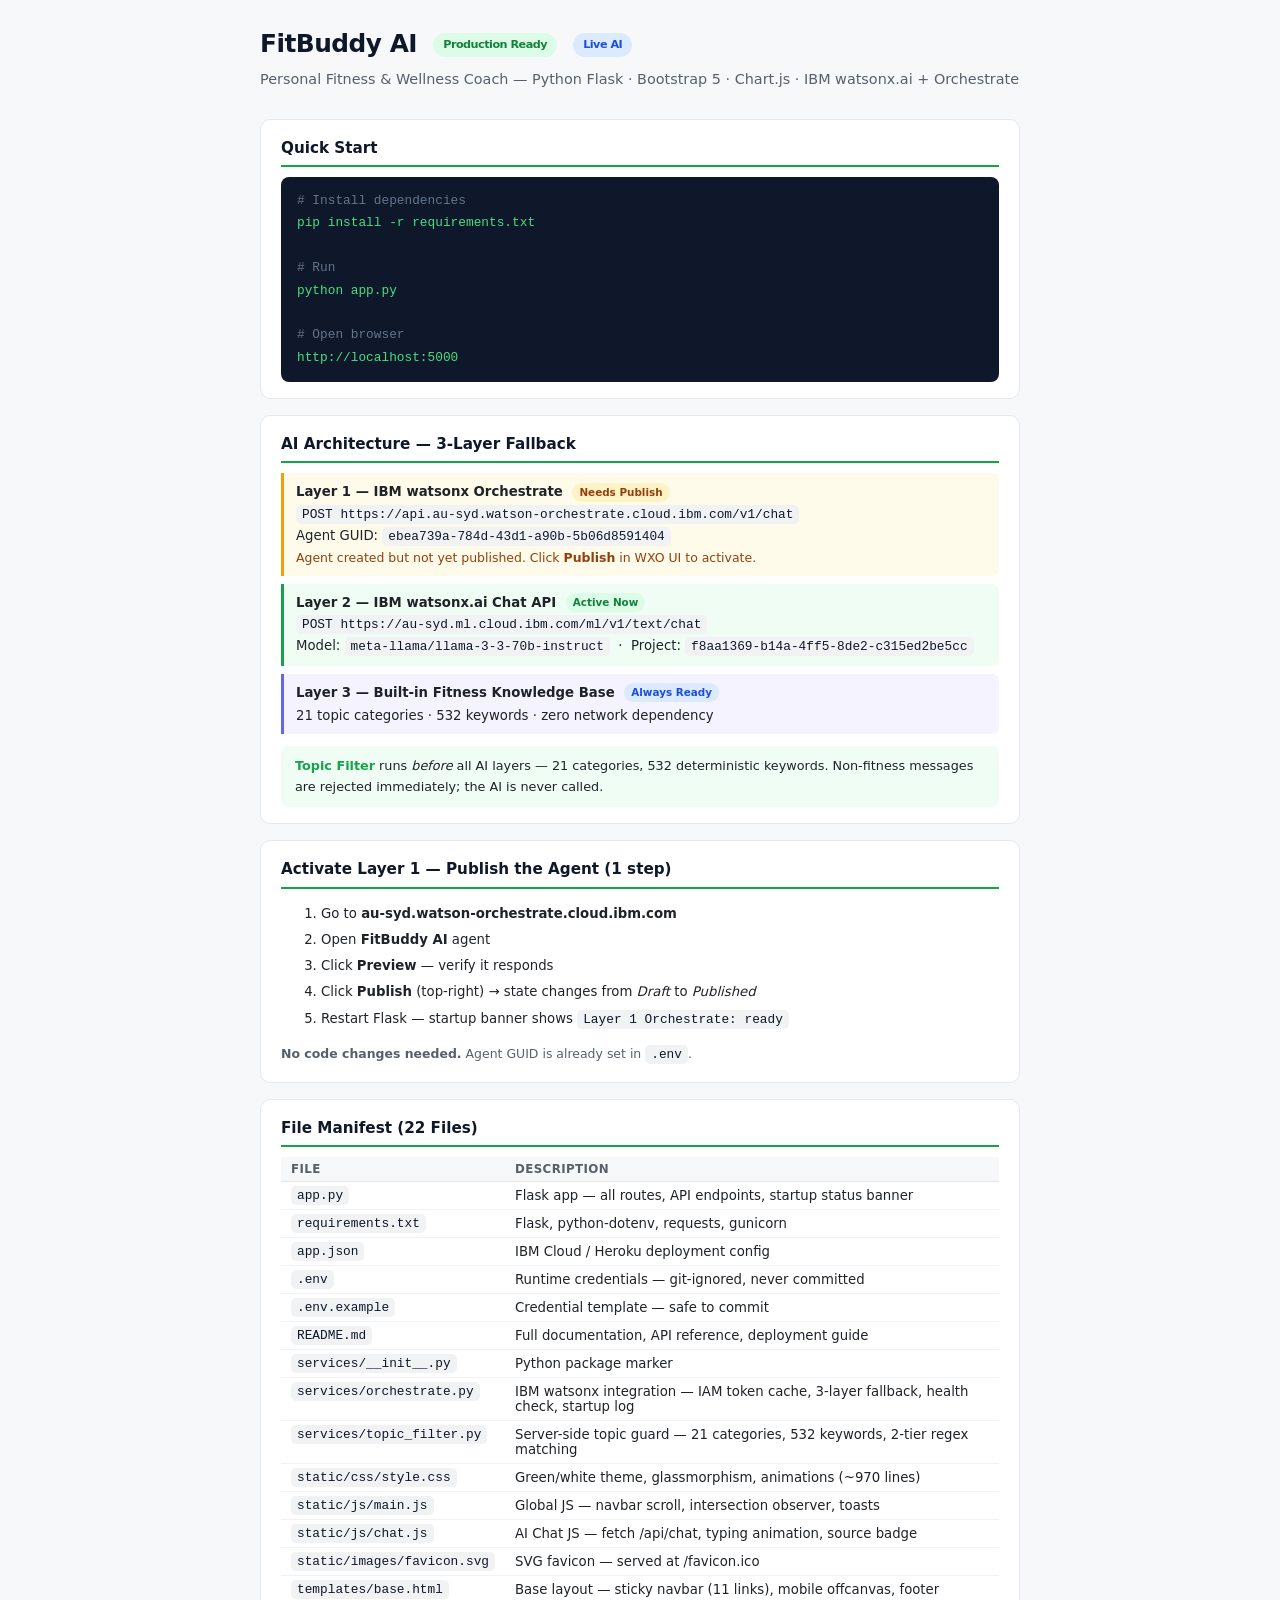
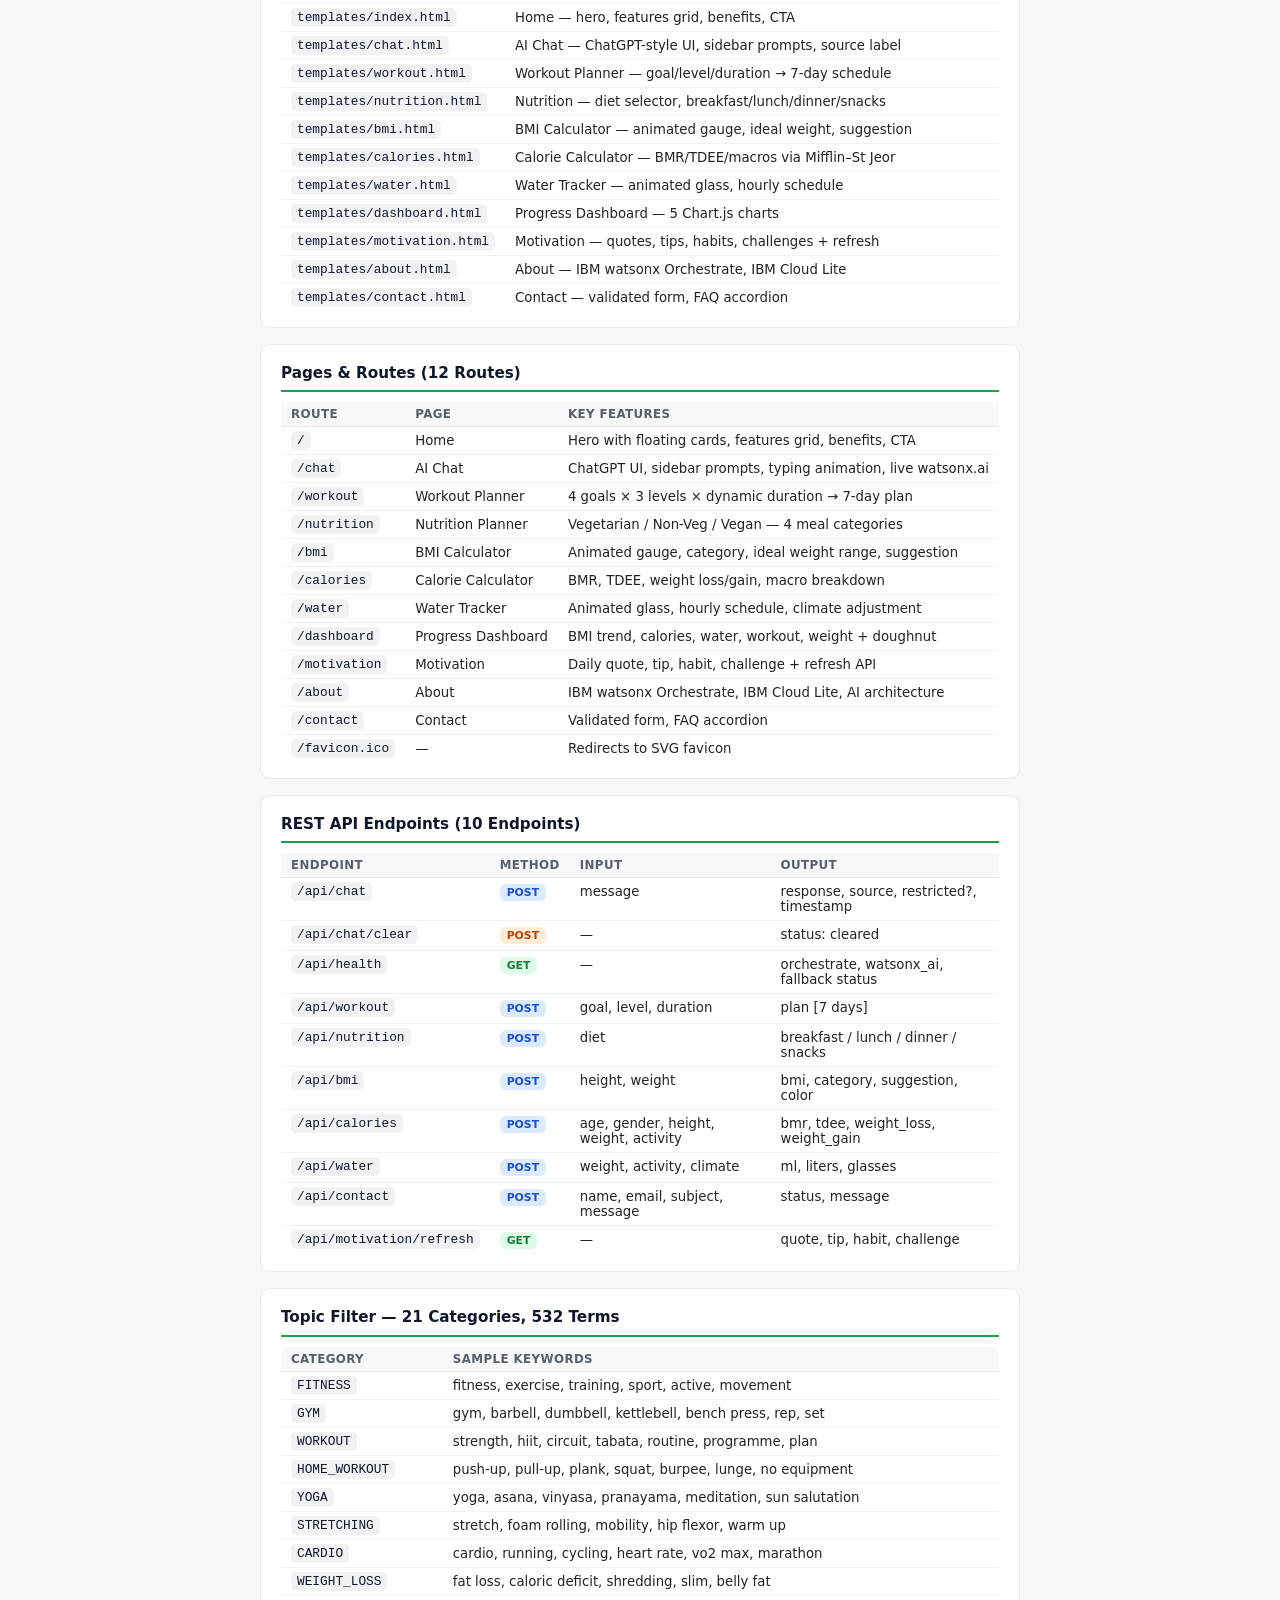
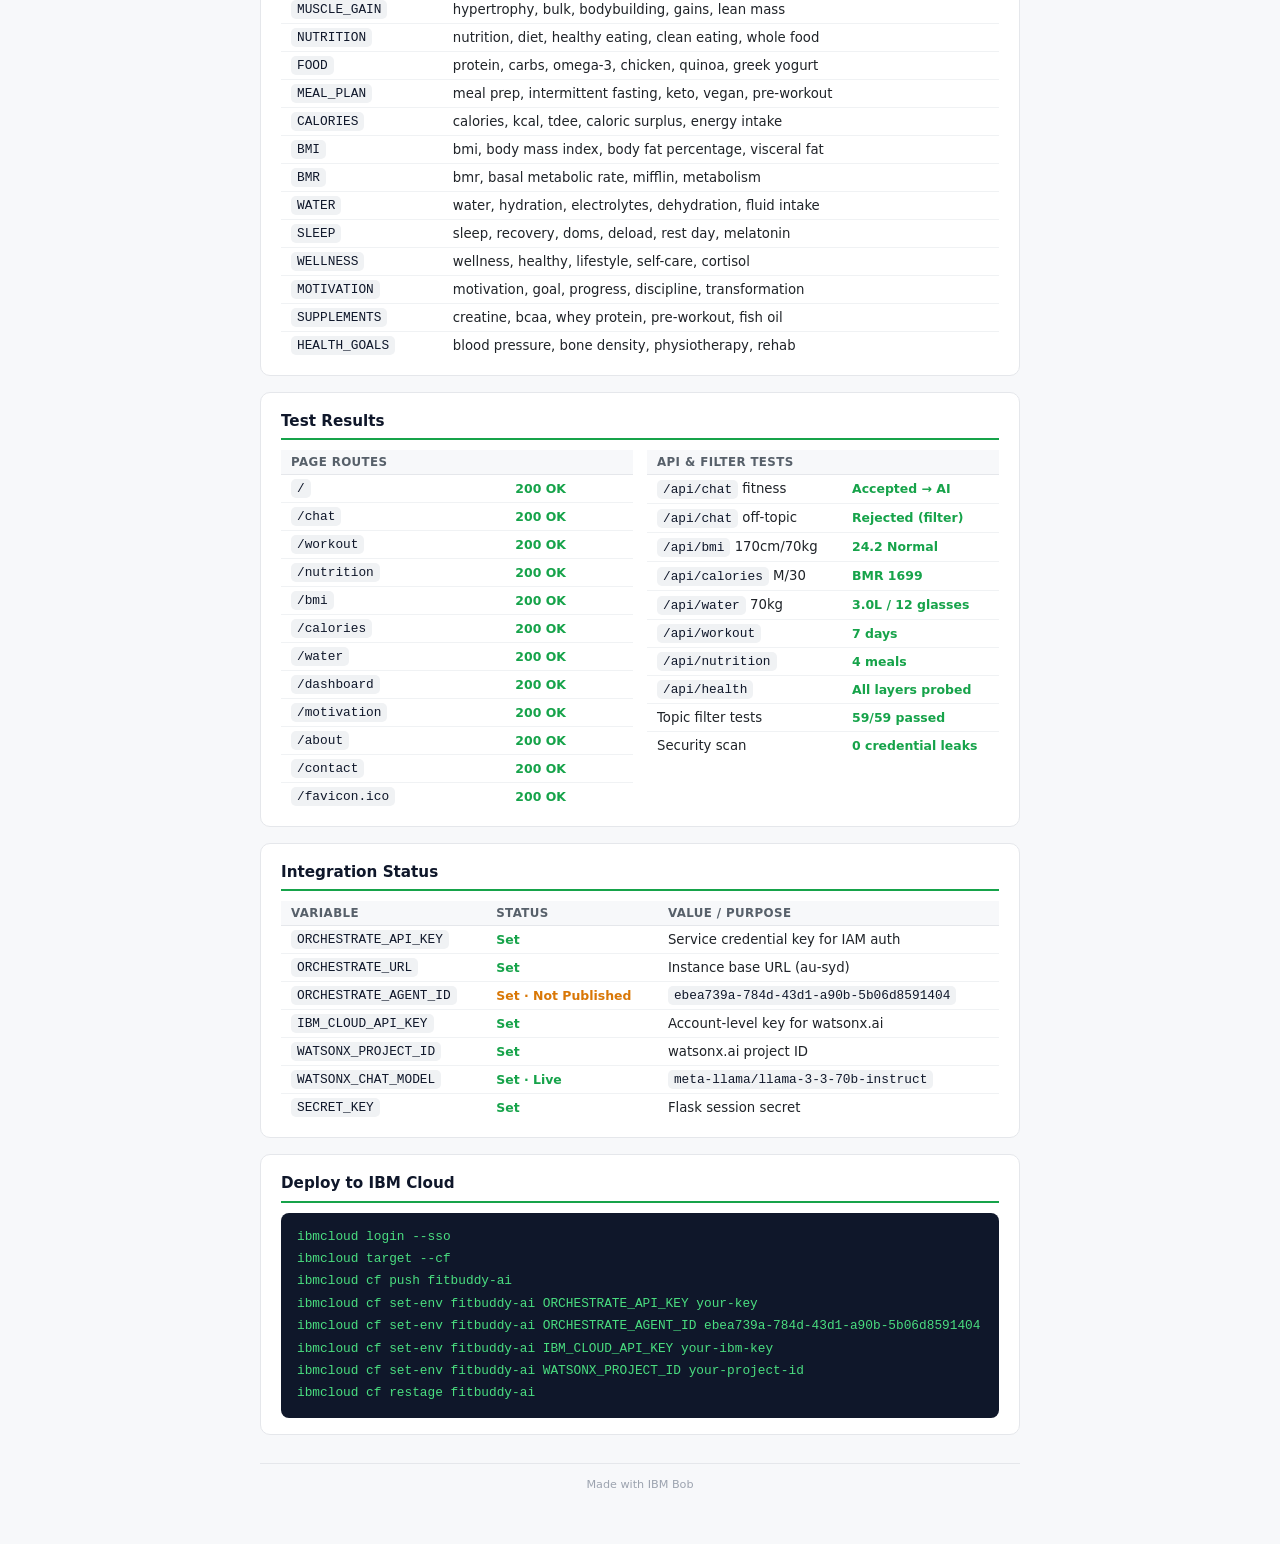
<file: fitbuddy-ai-complete-project-summary.html>
<html lang="en">
<head>
<meta charset="UTF-8" />
<meta name="viewport" content="width=device-width,initial-scale=1" />
<title>FitBuddy AI – Project Summary</title>
<style>
*,*::before,*::after{box-sizing:border-box}
body{font-family:-apple-system,"Segoe UI",system-ui,sans-serif;font-size:14px;line-height:1.6;background:#f7f8fa;color:#1f2328;margin:0;padding:24px 16px}
.wrap{max-width:760px;margin:0 auto}
h1{font-size:1.55rem;font-weight:800;letter-spacing:-.5px;color:#0f172a;margin:0 0 4px}
.sub{color:#57606a;margin:0 0 28px;font-size:.9rem}
.badge{display:inline-block;background:#dcfce7;color:#15803d;font-size:.7rem;font-weight:700;padding:3px 10px;border-radius:100px;margin-left:8px;vertical-align:middle}
.badge-live{background:#dbeafe;color:#1d4ed8}
.badge-warn{background:#fef3c7;color:#92400e}
h2{font-size:.95rem;font-weight:700;color:#0f172a;margin:0 0 10px;border-bottom:2px solid #16a34a;padding-bottom:5px}
.section{background:#fff;border:1px solid #e5e7eb;border-radius:10px;padding:16px 20px;margin-bottom:16px}
table{width:100%;border-collapse:collapse;font-size:.83rem}
th{text-align:left;color:#57606a;font-weight:600;padding:5px 10px;background:#f7f8fa;border-bottom:1px solid #e5e7eb;font-size:.74rem;text-transform:uppercase;letter-spacing:.4px}
td{padding:6px 10px;border-bottom:1px solid #f0f2f4;vertical-align:top}
tr:last-child td{border-bottom:none}
code{background:#f0f2f4;padding:2px 6px;border-radius:5px;font-size:.8rem;font-family:"Cascadia Code",Consolas,monospace;color:#0f172a}
.tag{display:inline-block;font-size:.68rem;font-weight:600;padding:2px 7px;border-radius:6px;margin-right:2px}
.tag-green{background:#dcfce7;color:#15803d}
.tag-blue{background:#dbeafe;color:#1d4ed8}
.tag-orange{background:#ffedd5;color:#c2410c}
.tag-purple{background:#ede9fe;color:#6d28d9}
.cmd{background:#0f172a;color:#4ade80;font-family:Consolas,monospace;font-size:.8rem;padding:13px 16px;border-radius:8px;overflow-x:auto;line-height:1.75;white-space:pre}
.cmd .dim{color:#64748b}
.status-ok{color:#16a34a;font-weight:700;font-size:.78rem}
.status-warn{color:#d97706;font-weight:700;font-size:.78rem}
.grid2{display:grid;grid-template-columns:1fr 1fr;gap:14px}
.layer{border-left:3px solid #e5e7eb;padding:8px 12px;margin-bottom:8px;border-radius:0 6px 6px 0;font-size:.83rem}
.layer.active{border-color:#16a34a;background:#f0fdf4}
.layer.pending{border-color:#f59e0b;background:#fffbeb}
.layer.always{border-color:#6366f1;background:#f5f3ff}
.layer-title{font-weight:700;margin-bottom:2px}
.pill{display:inline-block;font-size:.65rem;font-weight:700;padding:1px 7px;border-radius:100px;vertical-align:middle;margin-left:5px}
.pill-green{background:#dcfce7;color:#15803d}
.pill-amber{background:#fef3c7;color:#92400e}
.pill-blue{background:#dbeafe;color:#1d4ed8}
.steps li{margin-bottom:5px;font-size:.83rem}
footer{text-align:center;color:#9ca3af;font-size:.7rem;margin-top:28px;padding-top:12px;border-top:1px solid #e5e7eb}
@media(max-width:540px){.grid2{grid-template-columns:1fr}}
</style>
</head>
<body>
<div class="wrap">

  <h1>FitBuddy AI <span class="badge">Production Ready</span> <span class="badge badge-live">Live AI</span></h1>
  <p class="sub">Personal Fitness &amp; Wellness Coach — Python Flask · Bootstrap 5 · Chart.js · IBM watsonx.ai + Orchestrate</p>

  
  <div class="section">
    <h2>Quick Start</h2>
    <div class="cmd"><span class="dim"># Install dependencies</span>
pip install -r requirements.txt

<span class="dim"># Run</span>
python app.py

<span class="dim"># Open browser</span>
http://localhost:5000</div>
  </div>

  
  <div class="section">
    <h2>AI Architecture — 3-Layer Fallback</h2>

    <div class="layer pending">
      <div class="layer-title">Layer 1 — IBM watsonx Orchestrate <span class="pill pill-amber">Needs Publish</span></div>
      <code>POST https://api.au-syd.watson-orchestrate.cloud.ibm.com/v1/chat</code><br />
      Agent GUID: <code>ebea739a-784d-43d1-a90b-5b06d8591404</code><br />
      <span style="color:#92400e;font-size:.78rem">Agent created but not yet published. Click <strong>Publish</strong> in WXO UI to activate.</span>
    </div>

    <div class="layer active">
      <div class="layer-title">Layer 2 — IBM watsonx.ai Chat API <span class="pill pill-green">Active Now</span></div>
      <code>POST https://au-syd.ml.cloud.ibm.com/ml/v1/text/chat</code><br />
      Model: <code>meta-llama/llama-3-3-70b-instruct</code>  ·  Project: <code>f8aa1369-b14a-4ff5-8de2-c315ed2be5cc</code>
    </div>

    <div class="layer always">
      <div class="layer-title">Layer 3 — Built-in Fitness Knowledge Base <span class="pill pill-blue">Always Ready</span></div>
      21 topic categories · 532 keywords · zero network dependency
    </div>

    <div style="margin-top:12px;padding:10px 14px;background:#f0fdf4;border-radius:8px;font-size:.8rem">
      <strong style="color:#16a34a">Topic Filter</strong> runs <em>before</em> all AI layers — 21 categories, 532 deterministic keywords.
      Non-fitness messages are rejected immediately; the AI is never called.
    </div>
  </div>

  
  <div class="section">
    <h2>Activate Layer 1 — Publish the Agent (1 step)</h2>
    <ol class="steps">
      <li>Go to <strong>au-syd.watson-orchestrate.cloud.ibm.com</strong></li>
      <li>Open <strong>FitBuddy AI</strong> agent</li>
      <li>Click <strong>Preview</strong> — verify it responds</li>
      <li>Click <strong>Publish</strong> (top-right) → state changes from <em>Draft</em> to <em>Published</em></li>
      <li>Restart Flask — startup banner shows <code>Layer 1 Orchestrate: ready</code></li>
    </ol>
    <p style="font-size:.78rem;color:#57606a;margin:8px 0 0"><strong>No code changes needed.</strong> Agent GUID is already set in <code>.env</code>.</p>
  </div>

  
  <div class="section">
    <h2>File Manifest (22 Files)</h2>
    <table>
      <tr><th>File</th><th>Description</th></tr>
      <tr><td><code>app.py</code></td><td>Flask app — all routes, API endpoints, startup status banner</td></tr>
      <tr><td><code>requirements.txt</code></td><td>Flask, python-dotenv, requests, gunicorn</td></tr>
      <tr><td><code>app.json</code></td><td>IBM Cloud / Heroku deployment config</td></tr>
      <tr><td><code>.env</code></td><td>Runtime credentials — git-ignored, never committed</td></tr>
      <tr><td><code>.env.example</code></td><td>Credential template — safe to commit</td></tr>
      <tr><td><code>README.md</code></td><td>Full documentation, API reference, deployment guide</td></tr>
      <tr><td><code>services/__init__.py</code></td><td>Python package marker</td></tr>
      <tr><td><code>services/orchestrate.py</code></td><td>IBM watsonx integration — IAM token cache, 3-layer fallback, health check, startup log</td></tr>
      <tr><td><code>services/topic_filter.py</code></td><td>Server-side topic guard — 21 categories, 532 keywords, 2-tier regex matching</td></tr>
      <tr><td><code>static/css/style.css</code></td><td>Green/white theme, glassmorphism, animations (~970 lines)</td></tr>
      <tr><td><code>static/js/main.js</code></td><td>Global JS — navbar scroll, intersection observer, toasts</td></tr>
      <tr><td><code>static/js/chat.js</code></td><td>AI Chat JS — fetch /api/chat, typing animation, source badge</td></tr>
      <tr><td><code>static/images/favicon.svg</code></td><td>SVG favicon — served at /favicon.ico</td></tr>
      <tr><td><code>templates/base.html</code></td><td>Base layout — sticky navbar (11 links), mobile offcanvas, footer</td></tr>
      <tr><td><code>templates/index.html</code></td><td>Home — hero, features grid, benefits, CTA</td></tr>
      <tr><td><code>templates/chat.html</code></td><td>AI Chat — ChatGPT-style UI, sidebar prompts, source label</td></tr>
      <tr><td><code>templates/workout.html</code></td><td>Workout Planner — goal/level/duration → 7-day schedule</td></tr>
      <tr><td><code>templates/nutrition.html</code></td><td>Nutrition — diet selector, breakfast/lunch/dinner/snacks</td></tr>
      <tr><td><code>templates/bmi.html</code></td><td>BMI Calculator — animated gauge, ideal weight, suggestion</td></tr>
      <tr><td><code>templates/calories.html</code></td><td>Calorie Calculator — BMR/TDEE/macros via Mifflin–St Jeor</td></tr>
      <tr><td><code>templates/water.html</code></td><td>Water Tracker — animated glass, hourly schedule</td></tr>
      <tr><td><code>templates/dashboard.html</code></td><td>Progress Dashboard — 5 Chart.js charts</td></tr>
      <tr><td><code>templates/motivation.html</code></td><td>Motivation — quotes, tips, habits, challenges + refresh</td></tr>
      <tr><td><code>templates/about.html</code></td><td>About — IBM watsonx Orchestrate, IBM Cloud Lite</td></tr>
      <tr><td><code>templates/contact.html</code></td><td>Contact — validated form, FAQ accordion</td></tr>
    </table>
  </div>

  
  <div class="section">
    <h2>Pages &amp; Routes (12 Routes)</h2>
    <table>
      <tr><th>Route</th><th>Page</th><th>Key Features</th></tr>
      <tr><td><code>/</code></td><td>Home</td><td>Hero with floating cards, features grid, benefits, CTA</td></tr>
      <tr><td><code>/chat</code></td><td>AI Chat</td><td>ChatGPT UI, sidebar prompts, typing animation, live watsonx.ai</td></tr>
      <tr><td><code>/workout</code></td><td>Workout Planner</td><td>4 goals × 3 levels × dynamic duration → 7-day plan</td></tr>
      <tr><td><code>/nutrition</code></td><td>Nutrition Planner</td><td>Vegetarian / Non-Veg / Vegan — 4 meal categories</td></tr>
      <tr><td><code>/bmi</code></td><td>BMI Calculator</td><td>Animated gauge, category, ideal weight range, suggestion</td></tr>
      <tr><td><code>/calories</code></td><td>Calorie Calculator</td><td>BMR, TDEE, weight loss/gain, macro breakdown</td></tr>
      <tr><td><code>/water</code></td><td>Water Tracker</td><td>Animated glass, hourly schedule, climate adjustment</td></tr>
      <tr><td><code>/dashboard</code></td><td>Progress Dashboard</td><td>BMI trend, calories, water, workout, weight + doughnut</td></tr>
      <tr><td><code>/motivation</code></td><td>Motivation</td><td>Daily quote, tip, habit, challenge + refresh API</td></tr>
      <tr><td><code>/about</code></td><td>About</td><td>IBM watsonx Orchestrate, IBM Cloud Lite, AI architecture</td></tr>
      <tr><td><code>/contact</code></td><td>Contact</td><td>Validated form, FAQ accordion</td></tr>
      <tr><td><code>/favicon.ico</code></td><td>—</td><td>Redirects to SVG favicon</td></tr>
    </table>
  </div>

  
  <div class="section">
    <h2>REST API Endpoints (10 Endpoints)</h2>
    <table>
      <tr><th>Endpoint</th><th>Method</th><th>Input</th><th>Output</th></tr>
      <tr><td><code>/api/chat</code></td><td><span class="tag tag-blue">POST</span></td><td>message</td><td>response, source, restricted?, timestamp</td></tr>
      <tr><td><code>/api/chat/clear</code></td><td><span class="tag tag-orange">POST</span></td><td>—</td><td>status: cleared</td></tr>
      <tr><td><code>/api/health</code></td><td><span class="tag tag-green">GET</span></td><td>—</td><td>orchestrate, watsonx_ai, fallback status</td></tr>
      <tr><td><code>/api/workout</code></td><td><span class="tag tag-blue">POST</span></td><td>goal, level, duration</td><td>plan [7 days]</td></tr>
      <tr><td><code>/api/nutrition</code></td><td><span class="tag tag-blue">POST</span></td><td>diet</td><td>breakfast / lunch / dinner / snacks</td></tr>
      <tr><td><code>/api/bmi</code></td><td><span class="tag tag-blue">POST</span></td><td>height, weight</td><td>bmi, category, suggestion, color</td></tr>
      <tr><td><code>/api/calories</code></td><td><span class="tag tag-blue">POST</span></td><td>age, gender, height, weight, activity</td><td>bmr, tdee, weight_loss, weight_gain</td></tr>
      <tr><td><code>/api/water</code></td><td><span class="tag tag-blue">POST</span></td><td>weight, activity, climate</td><td>ml, liters, glasses</td></tr>
      <tr><td><code>/api/contact</code></td><td><span class="tag tag-blue">POST</span></td><td>name, email, subject, message</td><td>status, message</td></tr>
      <tr><td><code>/api/motivation/refresh</code></td><td><span class="tag tag-green">GET</span></td><td>—</td><td>quote, tip, habit, challenge</td></tr>
    </table>
  </div>

  
  <div class="section">
    <h2>Topic Filter — 21 Categories, 532 Terms</h2>
    <table>
      <tr><th>Category</th><th>Sample Keywords</th></tr>
      <tr><td><code>FITNESS</code></td><td>fitness, exercise, training, sport, active, movement</td></tr>
      <tr><td><code>GYM</code></td><td>gym, barbell, dumbbell, kettlebell, bench press, rep, set</td></tr>
      <tr><td><code>WORKOUT</code></td><td>strength, hiit, circuit, tabata, routine, programme, plan</td></tr>
      <tr><td><code>HOME_WORKOUT</code></td><td>push-up, pull-up, plank, squat, burpee, lunge, no equipment</td></tr>
      <tr><td><code>YOGA</code></td><td>yoga, asana, vinyasa, pranayama, meditation, sun salutation</td></tr>
      <tr><td><code>STRETCHING</code></td><td>stretch, foam rolling, mobility, hip flexor, warm up</td></tr>
      <tr><td><code>CARDIO</code></td><td>cardio, running, cycling, heart rate, vo2 max, marathon</td></tr>
      <tr><td><code>WEIGHT_LOSS</code></td><td>fat loss, caloric deficit, shredding, slim, belly fat</td></tr>
      <tr><td><code>MUSCLE_GAIN</code></td><td>hypertrophy, bulk, bodybuilding, gains, lean mass</td></tr>
      <tr><td><code>NUTRITION</code></td><td>nutrition, diet, healthy eating, clean eating, whole food</td></tr>
      <tr><td><code>FOOD</code></td><td>protein, carbs, omega-3, chicken, quinoa, greek yogurt</td></tr>
      <tr><td><code>MEAL_PLAN</code></td><td>meal prep, intermittent fasting, keto, vegan, pre-workout</td></tr>
      <tr><td><code>CALORIES</code></td><td>calories, kcal, tdee, caloric surplus, energy intake</td></tr>
      <tr><td><code>BMI</code></td><td>bmi, body mass index, body fat percentage, visceral fat</td></tr>
      <tr><td><code>BMR</code></td><td>bmr, basal metabolic rate, mifflin, metabolism</td></tr>
      <tr><td><code>WATER</code></td><td>water, hydration, electrolytes, dehydration, fluid intake</td></tr>
      <tr><td><code>SLEEP</code></td><td>sleep, recovery, doms, deload, rest day, melatonin</td></tr>
      <tr><td><code>WELLNESS</code></td><td>wellness, healthy, lifestyle, self-care, cortisol</td></tr>
      <tr><td><code>MOTIVATION</code></td><td>motivation, goal, progress, discipline, transformation</td></tr>
      <tr><td><code>SUPPLEMENTS</code></td><td>creatine, bcaa, whey protein, pre-workout, fish oil</td></tr>
      <tr><td><code>HEALTH_GOALS</code></td><td>blood pressure, bone density, physiotherapy, rehab</td></tr>
    </table>
  </div>

  
  <div class="section">
    <h2>Test Results</h2>
    <div class="grid2">
      <div>
        <table>
          <tr><th colspan="2">Page Routes</th></tr>
          <tr><td><code>/</code></td><td class="status-ok">200 OK</td></tr>
          <tr><td><code>/chat</code></td><td class="status-ok">200 OK</td></tr>
          <tr><td><code>/workout</code></td><td class="status-ok">200 OK</td></tr>
          <tr><td><code>/nutrition</code></td><td class="status-ok">200 OK</td></tr>
          <tr><td><code>/bmi</code></td><td class="status-ok">200 OK</td></tr>
          <tr><td><code>/calories</code></td><td class="status-ok">200 OK</td></tr>
          <tr><td><code>/water</code></td><td class="status-ok">200 OK</td></tr>
          <tr><td><code>/dashboard</code></td><td class="status-ok">200 OK</td></tr>
          <tr><td><code>/motivation</code></td><td class="status-ok">200 OK</td></tr>
          <tr><td><code>/about</code></td><td class="status-ok">200 OK</td></tr>
          <tr><td><code>/contact</code></td><td class="status-ok">200 OK</td></tr>
          <tr><td><code>/favicon.ico</code></td><td class="status-ok">200 OK</td></tr>
        </table>
      </div>
      <div>
        <table>
          <tr><th colspan="2">API &amp; Filter Tests</th></tr>
          <tr><td><code>/api/chat</code> fitness</td><td class="status-ok">Accepted → AI</td></tr>
          <tr><td><code>/api/chat</code> off-topic</td><td class="status-ok">Rejected (filter)</td></tr>
          <tr><td><code>/api/bmi</code> 170cm/70kg</td><td class="status-ok">24.2 Normal</td></tr>
          <tr><td><code>/api/calories</code> M/30</td><td class="status-ok">BMR 1699</td></tr>
          <tr><td><code>/api/water</code> 70kg</td><td class="status-ok">3.0L / 12 glasses</td></tr>
          <tr><td><code>/api/workout</code></td><td class="status-ok">7 days</td></tr>
          <tr><td><code>/api/nutrition</code></td><td class="status-ok">4 meals</td></tr>
          <tr><td><code>/api/health</code></td><td class="status-ok">All layers probed</td></tr>
          <tr><td>Topic filter tests</td><td class="status-ok">59/59 passed</td></tr>
          <tr><td>Security scan</td><td class="status-ok">0 credential leaks</td></tr>
        </table>
      </div>
    </div>
  </div>

  
  <div class="section">
    <h2>Integration Status</h2>
    <table>
      <tr><th>Variable</th><th>Status</th><th>Value / Purpose</th></tr>
      <tr><td><code>ORCHESTRATE_API_KEY</code></td><td class="status-ok">Set</td><td>Service credential key for IAM auth</td></tr>
      <tr><td><code>ORCHESTRATE_URL</code></td><td class="status-ok">Set</td><td>Instance base URL (au-syd)</td></tr>
      <tr><td><code>ORCHESTRATE_AGENT_ID</code></td><td class="status-warn">Set · Not Published</td><td><code>ebea739a-784d-43d1-a90b-5b06d8591404</code></td></tr>
      <tr><td><code>IBM_CLOUD_API_KEY</code></td><td class="status-ok">Set</td><td>Account-level key for watsonx.ai</td></tr>
      <tr><td><code>WATSONX_PROJECT_ID</code></td><td class="status-ok">Set</td><td>watsonx.ai project ID</td></tr>
      <tr><td><code>WATSONX_CHAT_MODEL</code></td><td class="status-ok">Set · Live</td><td><code>meta-llama/llama-3-3-70b-instruct</code></td></tr>
      <tr><td><code>SECRET_KEY</code></td><td class="status-ok">Set</td><td>Flask session secret</td></tr>
    </table>
  </div>

  
  <div class="section">
    <h2>Deploy to IBM Cloud</h2>
    <div class="cmd">ibmcloud login --sso
ibmcloud target --cf
ibmcloud cf push fitbuddy-ai
ibmcloud cf set-env fitbuddy-ai ORCHESTRATE_API_KEY your-key
ibmcloud cf set-env fitbuddy-ai ORCHESTRATE_AGENT_ID ebea739a-784d-43d1-a90b-5b06d8591404
ibmcloud cf set-env fitbuddy-ai IBM_CLOUD_API_KEY your-ibm-key
ibmcloud cf set-env fitbuddy-ai WATSONX_PROJECT_ID your-project-id
ibmcloud cf restage fitbuddy-ai</div>
  </div>

  <footer>Made with IBM Bob</footer>
</div>
</body>
</html>
</file>
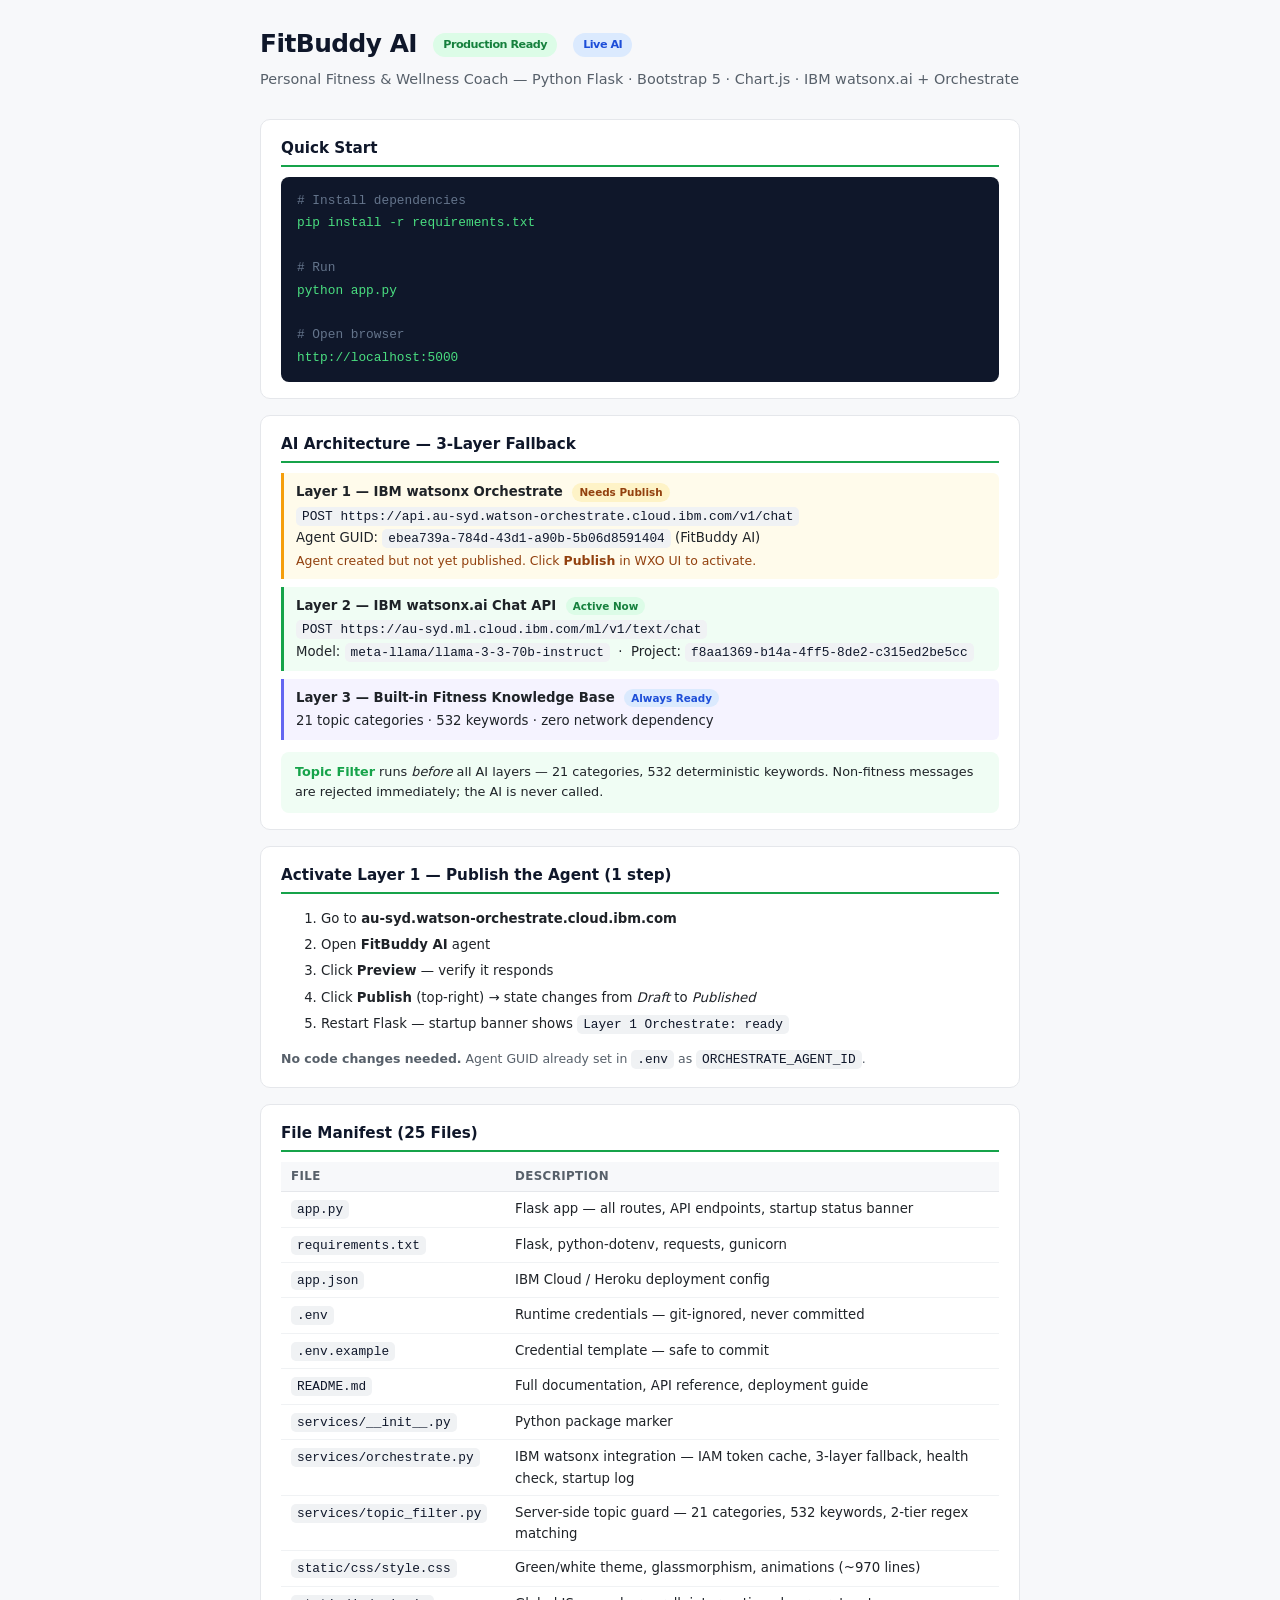
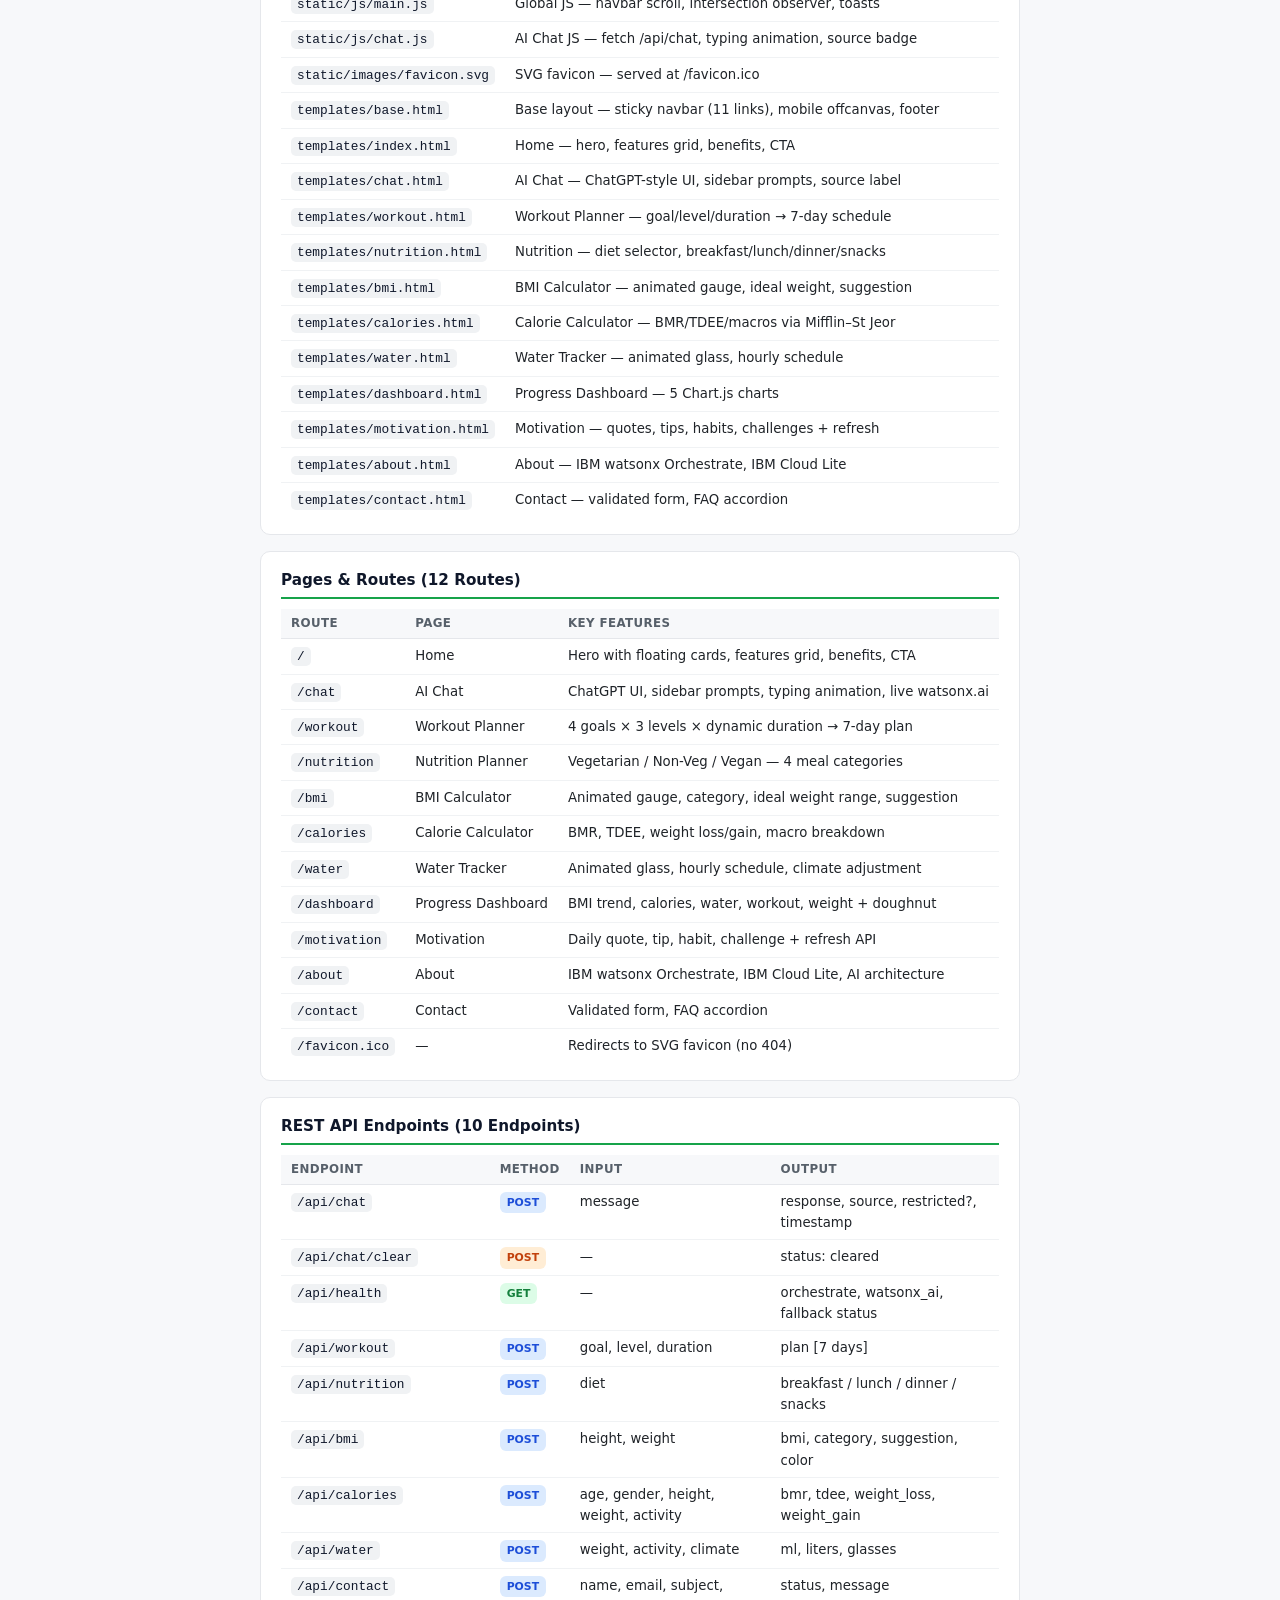
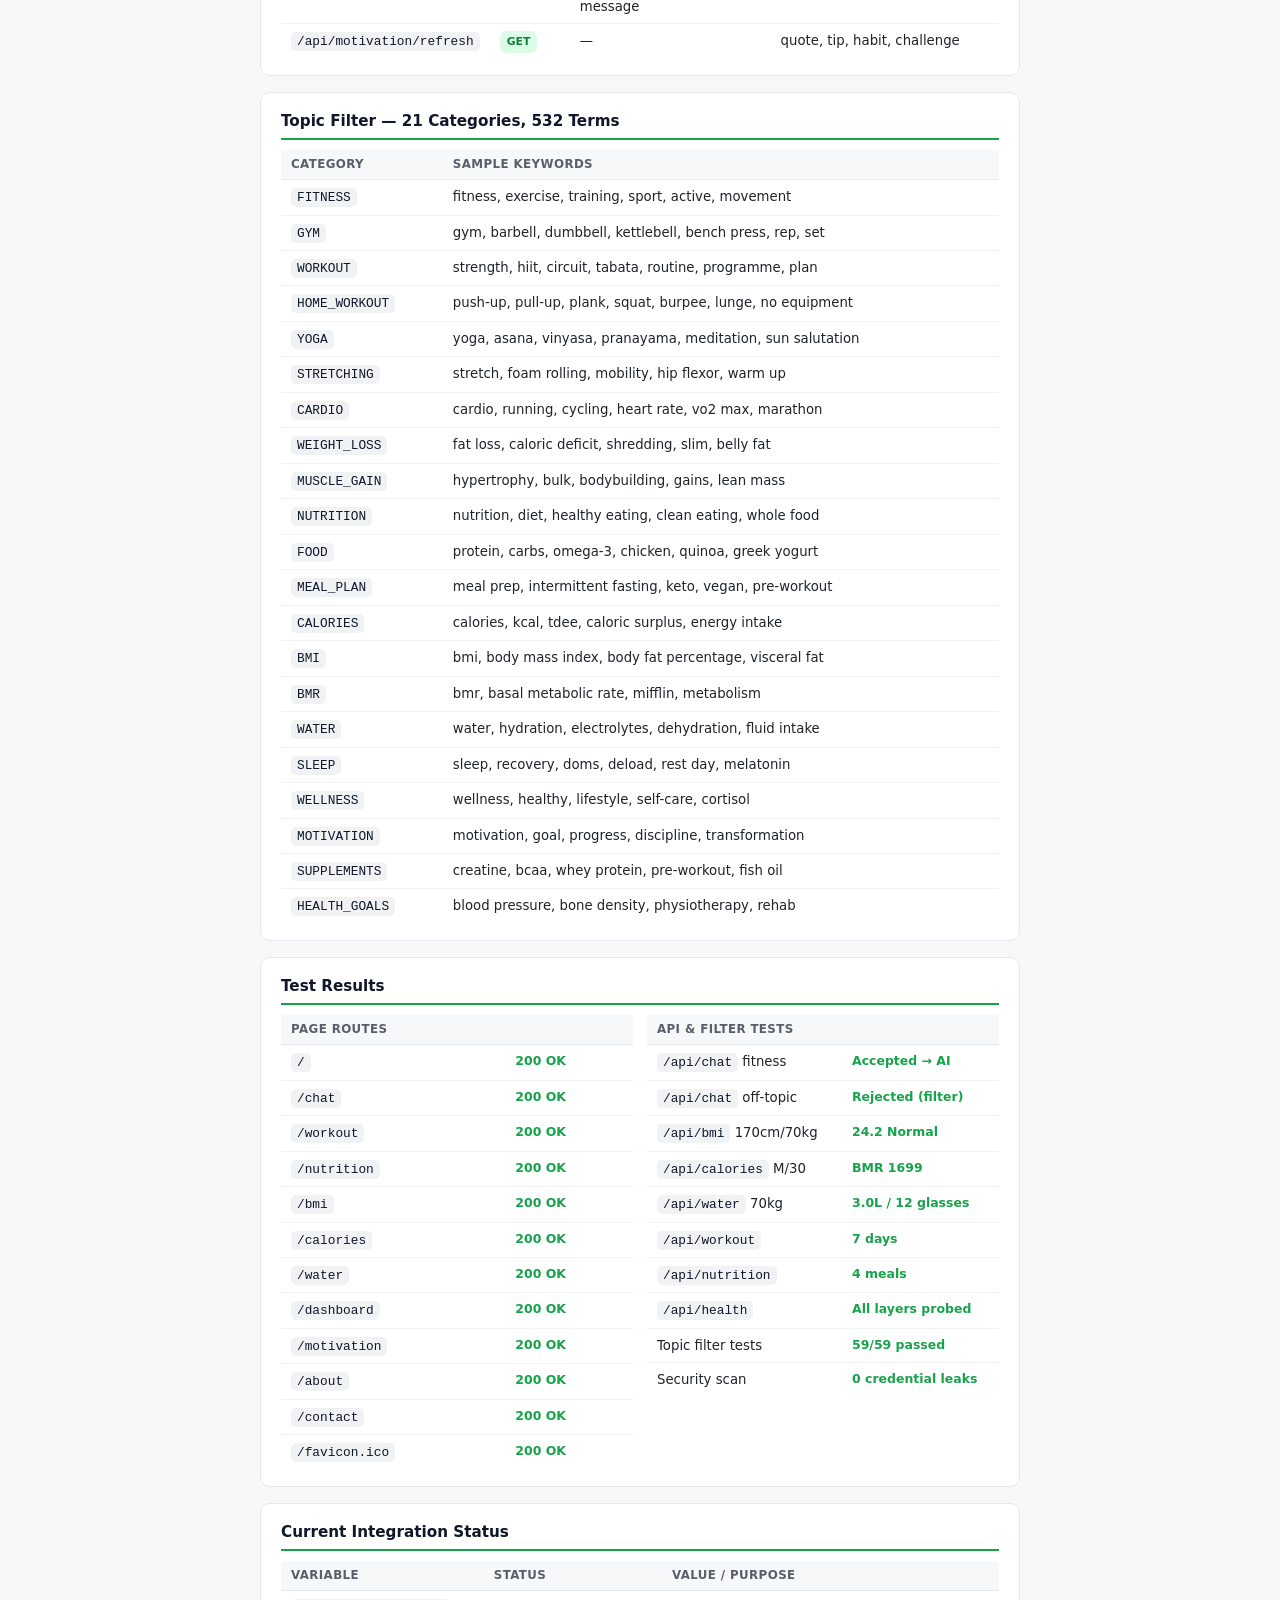
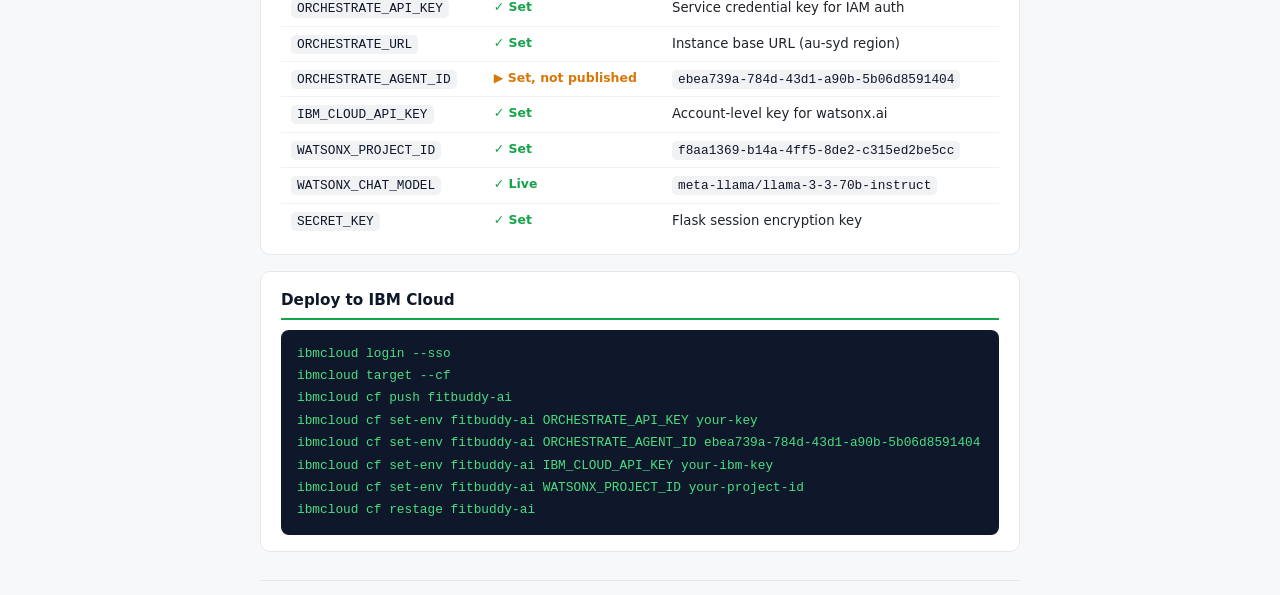
<file: fitbuddy-ai-project-summary.html>
<!DOCTYPE html>
<html lang="en">
<head>
<meta charset="UTF-8">
<meta name="viewport" content="width=device-width,initial-scale=1">
<title>FitBuddy AI – Project Summary</title>
<style>
*,*::before,*::after{box-sizing:border-box}
body{font-family:-apple-system,"Segoe UI",system-ui,sans-serif;font-size:14px;line-height:1.6;background:#f7f8fa;color:#1f2328;margin:0;padding:24px 16px}
.wrap{max-width:760px;margin:0 auto}
h1{font-size:1.55rem;font-weight:800;letter-spacing:-.5px;color:#0f172a;margin:0 0 4px}
.sub{color:#57606a;margin:0 0 28px;font-size:.9rem}
.badge{display:inline-block;background:#dcfce7;color:#15803d;font-size:.7rem;font-weight:700;padding:3px 10px;border-radius:100px;margin-left:8px;vertical-align:middle}
.badge-live{background:#dbeafe;color:#1d4ed8}
.badge-warn{background:#fef3c7;color:#92400e}
h2{font-size:.95rem;font-weight:700;color:#0f172a;margin:0 0 10px;border-bottom:2px solid #16a34a;padding-bottom:5px}
.section{background:#fff;border:1px solid #e5e7eb;border-radius:10px;padding:16px 20px;margin-bottom:16px}
table{width:100%;border-collapse:collapse;font-size:.83rem}
th{text-align:left;color:#57606a;font-weight:600;padding:5px 10px;background:#f7f8fa;border-bottom:1px solid #e5e7eb;font-size:.74rem;text-transform:uppercase;letter-spacing:.4px}
td{padding:6px 10px;border-bottom:1px solid #f0f2f4;vertical-align:top}
tr:last-child td{border-bottom:none}
code{background:#f0f2f4;padding:2px 6px;border-radius:5px;font-size:.8rem;font-family:"Cascadia Code",Consolas,monospace;color:#0f172a}
.tag{display:inline-block;font-size:.68rem;font-weight:600;padding:2px 7px;border-radius:6px;margin-right:2px}
.tag-green{background:#dcfce7;color:#15803d}
.tag-blue{background:#dbeafe;color:#1d4ed8}
.tag-orange{background:#ffedd5;color:#c2410c}
.cmd{background:#0f172a;color:#4ade80;font-family:Consolas,monospace;font-size:.8rem;padding:13px 16px;border-radius:8px;overflow-x:auto;line-height:1.75;white-space:pre}
.cmd .dim{color:#64748b}
.status-ok{color:#16a34a;font-weight:700;font-size:.78rem}
.status-warn{color:#d97706;font-weight:700;font-size:.78rem}
.grid2{display:grid;grid-template-columns:1fr 1fr;gap:14px}
.layer{border-left:3px solid #e5e7eb;padding:8px 12px;margin-bottom:8px;border-radius:0 6px 6px 0;font-size:.83rem}
.layer.active{border-color:#16a34a;background:#f0fdf4}
.layer.pending{border-color:#f59e0b;background:#fffbeb}
.layer.always{border-color:#6366f1;background:#f5f3ff}
.layer-title{font-weight:700;margin-bottom:2px}
.pill{display:inline-block;font-size:.65rem;font-weight:700;padding:1px 7px;border-radius:100px;vertical-align:middle;margin-left:5px}
.pill-green{background:#dcfce7;color:#15803d}
.pill-amber{background:#fef3c7;color:#92400e}
.pill-blue{background:#dbeafe;color:#1d4ed8}
.steps li{margin-bottom:5px;font-size:.83rem}
footer{text-align:center;color:#9ca3af;font-size:.7rem;margin-top:28px;padding-top:12px;border-top:1px solid #e5e7eb}
@media(max-width:540px){.grid2{grid-template-columns:1fr}}
</style>
</head>
<body>
<div class="wrap">

  <h1>FitBuddy AI <span class="badge">Production Ready</span> <span class="badge badge-live">Live AI</span></h1>
  <p class="sub">Personal Fitness &amp; Wellness Coach — Python Flask · Bootstrap 5 · Chart.js · IBM watsonx.ai + Orchestrate</p>

  <!-- Quick Start -->
  <div class="section">
    <h2>Quick Start</h2>
    <div class="cmd"><span class="dim"># Install dependencies</span>
pip install -r requirements.txt

<span class="dim"># Run</span>
python app.py

<span class="dim"># Open browser</span>
http://localhost:5000</div>
  </div>

  <!-- AI Architecture -->
  <div class="section">
    <h2>AI Architecture — 3-Layer Fallback</h2>

    <div class="layer pending">
      <div class="layer-title">Layer 1 — IBM watsonx Orchestrate <span class="pill pill-amber">Needs Publish</span></div>
      <code>POST https://api.au-syd.watson-orchestrate.cloud.ibm.com/v1/chat</code><br>
      Agent GUID: <code>ebea739a-784d-43d1-a90b-5b06d8591404</code> (FitBuddy AI)<br>
      <span style="color:#92400e;font-size:.78rem">Agent created but not yet published. Click <strong>Publish</strong> in WXO UI to activate.</span>
    </div>

    <div class="layer active">
      <div class="layer-title">Layer 2 — IBM watsonx.ai Chat API <span class="pill pill-green">Active Now</span></div>
      <code>POST https://au-syd.ml.cloud.ibm.com/ml/v1/text/chat</code><br>
      Model: <code>meta-llama/llama-3-3-70b-instruct</code> &nbsp;·&nbsp; Project: <code>f8aa1369-b14a-4ff5-8de2-c315ed2be5cc</code>
    </div>

    <div class="layer always">
      <div class="layer-title">Layer 3 — Built-in Fitness Knowledge Base <span class="pill pill-blue">Always Ready</span></div>
      21 topic categories · 532 keywords · zero network dependency
    </div>

    <div style="margin-top:12px;padding:10px 14px;background:#f0fdf4;border-radius:8px;font-size:.8rem">
      <strong style="color:#16a34a">Topic Filter</strong> runs <em>before</em> all AI layers — 21 categories, 532 deterministic keywords.
      Non-fitness messages are rejected immediately; the AI is never called.
    </div>
  </div>

  <!-- Publish Checklist -->
  <div class="section">
    <h2>Activate Layer 1 — Publish the Agent (1 step)</h2>
    <ol class="steps">
      <li>Go to <strong>au-syd.watson-orchestrate.cloud.ibm.com</strong></li>
      <li>Open <strong>FitBuddy AI</strong> agent</li>
      <li>Click <strong>Preview</strong> — verify it responds</li>
      <li>Click <strong>Publish</strong> (top-right) → state changes from <em>Draft</em> to <em>Published</em></li>
      <li>Restart Flask — startup banner shows <code>Layer 1 Orchestrate: ready</code></li>
    </ol>
    <p style="font-size:.78rem;color:#57606a;margin:8px 0 0"><strong>No code changes needed.</strong> Agent GUID already set in <code>.env</code> as <code>ORCHESTRATE_AGENT_ID</code>.</p>
  </div>

  <!-- File Manifest -->
  <div class="section">
    <h2>File Manifest (25 Files)</h2>
    <table>
      <tr><th>File</th><th>Description</th></tr>
      <tr><td><code>app.py</code></td><td>Flask app — all routes, API endpoints, startup status banner</td></tr>
      <tr><td><code>requirements.txt</code></td><td>Flask, python-dotenv, requests, gunicorn</td></tr>
      <tr><td><code>app.json</code></td><td>IBM Cloud / Heroku deployment config</td></tr>
      <tr><td><code>.env</code></td><td>Runtime credentials — git-ignored, never committed</td></tr>
      <tr><td><code>.env.example</code></td><td>Credential template — safe to commit</td></tr>
      <tr><td><code>README.md</code></td><td>Full documentation, API reference, deployment guide</td></tr>
      <tr><td><code>services/__init__.py</code></td><td>Python package marker</td></tr>
      <tr><td><code>services/orchestrate.py</code></td><td>IBM watsonx integration — IAM token cache, 3-layer fallback, health check, startup log</td></tr>
      <tr><td><code>services/topic_filter.py</code></td><td>Server-side topic guard — 21 categories, 532 keywords, 2-tier regex matching</td></tr>
      <tr><td><code>static/css/style.css</code></td><td>Green/white theme, glassmorphism, animations (~970 lines)</td></tr>
      <tr><td><code>static/js/main.js</code></td><td>Global JS — navbar scroll, intersection observer, toasts</td></tr>
      <tr><td><code>static/js/chat.js</code></td><td>AI Chat JS — fetch /api/chat, typing animation, source badge</td></tr>
      <tr><td><code>static/images/favicon.svg</code></td><td>SVG favicon — served at /favicon.ico</td></tr>
      <tr><td><code>templates/base.html</code></td><td>Base layout — sticky navbar (11 links), mobile offcanvas, footer</td></tr>
      <tr><td><code>templates/index.html</code></td><td>Home — hero, features grid, benefits, CTA</td></tr>
      <tr><td><code>templates/chat.html</code></td><td>AI Chat — ChatGPT-style UI, sidebar prompts, source label</td></tr>
      <tr><td><code>templates/workout.html</code></td><td>Workout Planner — goal/level/duration → 7-day schedule</td></tr>
      <tr><td><code>templates/nutrition.html</code></td><td>Nutrition — diet selector, breakfast/lunch/dinner/snacks</td></tr>
      <tr><td><code>templates/bmi.html</code></td><td>BMI Calculator — animated gauge, ideal weight, suggestion</td></tr>
      <tr><td><code>templates/calories.html</code></td><td>Calorie Calculator — BMR/TDEE/macros via Mifflin–St Jeor</td></tr>
      <tr><td><code>templates/water.html</code></td><td>Water Tracker — animated glass, hourly schedule</td></tr>
      <tr><td><code>templates/dashboard.html</code></td><td>Progress Dashboard — 5 Chart.js charts</td></tr>
      <tr><td><code>templates/motivation.html</code></td><td>Motivation — quotes, tips, habits, challenges + refresh</td></tr>
      <tr><td><code>templates/about.html</code></td><td>About — IBM watsonx Orchestrate, IBM Cloud Lite</td></tr>
      <tr><td><code>templates/contact.html</code></td><td>Contact — validated form, FAQ accordion</td></tr>
    </table>
  </div>

  <!-- Pages & Routes -->
  <div class="section">
    <h2>Pages &amp; Routes (12 Routes)</h2>
    <table>
      <tr><th>Route</th><th>Page</th><th>Key Features</th></tr>
      <tr><td><code>/</code></td><td>Home</td><td>Hero with floating cards, features grid, benefits, CTA</td></tr>
      <tr><td><code>/chat</code></td><td>AI Chat</td><td>ChatGPT UI, sidebar prompts, typing animation, live watsonx.ai</td></tr>
      <tr><td><code>/workout</code></td><td>Workout Planner</td><td>4 goals × 3 levels × dynamic duration → 7-day plan</td></tr>
      <tr><td><code>/nutrition</code></td><td>Nutrition Planner</td><td>Vegetarian / Non-Veg / Vegan — 4 meal categories</td></tr>
      <tr><td><code>/bmi</code></td><td>BMI Calculator</td><td>Animated gauge, category, ideal weight range, suggestion</td></tr>
      <tr><td><code>/calories</code></td><td>Calorie Calculator</td><td>BMR, TDEE, weight loss/gain, macro breakdown</td></tr>
      <tr><td><code>/water</code></td><td>Water Tracker</td><td>Animated glass, hourly schedule, climate adjustment</td></tr>
      <tr><td><code>/dashboard</code></td><td>Progress Dashboard</td><td>BMI trend, calories, water, workout, weight + doughnut</td></tr>
      <tr><td><code>/motivation</code></td><td>Motivation</td><td>Daily quote, tip, habit, challenge + refresh API</td></tr>
      <tr><td><code>/about</code></td><td>About</td><td>IBM watsonx Orchestrate, IBM Cloud Lite, AI architecture</td></tr>
      <tr><td><code>/contact</code></td><td>Contact</td><td>Validated form, FAQ accordion</td></tr>
      <tr><td><code>/favicon.ico</code></td><td>—</td><td>Redirects to SVG favicon (no 404)</td></tr>
    </table>
  </div>

  <!-- REST API -->
  <div class="section">
    <h2>REST API Endpoints (10 Endpoints)</h2>
    <table>
      <tr><th>Endpoint</th><th>Method</th><th>Input</th><th>Output</th></tr>
      <tr><td><code>/api/chat</code></td><td><span class="tag tag-blue">POST</span></td><td>message</td><td>response, source, restricted?, timestamp</td></tr>
      <tr><td><code>/api/chat/clear</code></td><td><span class="tag tag-orange">POST</span></td><td>—</td><td>status: cleared</td></tr>
      <tr><td><code>/api/health</code></td><td><span class="tag tag-green">GET</span></td><td>—</td><td>orchestrate, watsonx_ai, fallback status</td></tr>
      <tr><td><code>/api/workout</code></td><td><span class="tag tag-blue">POST</span></td><td>goal, level, duration</td><td>plan [7 days]</td></tr>
      <tr><td><code>/api/nutrition</code></td><td><span class="tag tag-blue">POST</span></td><td>diet</td><td>breakfast / lunch / dinner / snacks</td></tr>
      <tr><td><code>/api/bmi</code></td><td><span class="tag tag-blue">POST</span></td><td>height, weight</td><td>bmi, category, suggestion, color</td></tr>
      <tr><td><code>/api/calories</code></td><td><span class="tag tag-blue">POST</span></td><td>age, gender, height, weight, activity</td><td>bmr, tdee, weight_loss, weight_gain</td></tr>
      <tr><td><code>/api/water</code></td><td><span class="tag tag-blue">POST</span></td><td>weight, activity, climate</td><td>ml, liters, glasses</td></tr>
      <tr><td><code>/api/contact</code></td><td><span class="tag tag-blue">POST</span></td><td>name, email, subject, message</td><td>status, message</td></tr>
      <tr><td><code>/api/motivation/refresh</code></td><td><span class="tag tag-green">GET</span></td><td>—</td><td>quote, tip, habit, challenge</td></tr>
    </table>
  </div>

  <!-- Topic Filter -->
  <div class="section">
    <h2>Topic Filter — 21 Categories, 532 Terms</h2>
    <table>
      <tr><th>Category</th><th>Sample Keywords</th></tr>
      <tr><td><code>FITNESS</code></td><td>fitness, exercise, training, sport, active, movement</td></tr>
      <tr><td><code>GYM</code></td><td>gym, barbell, dumbbell, kettlebell, bench press, rep, set</td></tr>
      <tr><td><code>WORKOUT</code></td><td>strength, hiit, circuit, tabata, routine, programme, plan</td></tr>
      <tr><td><code>HOME_WORKOUT</code></td><td>push-up, pull-up, plank, squat, burpee, lunge, no equipment</td></tr>
      <tr><td><code>YOGA</code></td><td>yoga, asana, vinyasa, pranayama, meditation, sun salutation</td></tr>
      <tr><td><code>STRETCHING</code></td><td>stretch, foam rolling, mobility, hip flexor, warm up</td></tr>
      <tr><td><code>CARDIO</code></td><td>cardio, running, cycling, heart rate, vo2 max, marathon</td></tr>
      <tr><td><code>WEIGHT_LOSS</code></td><td>fat loss, caloric deficit, shredding, slim, belly fat</td></tr>
      <tr><td><code>MUSCLE_GAIN</code></td><td>hypertrophy, bulk, bodybuilding, gains, lean mass</td></tr>
      <tr><td><code>NUTRITION</code></td><td>nutrition, diet, healthy eating, clean eating, whole food</td></tr>
      <tr><td><code>FOOD</code></td><td>protein, carbs, omega-3, chicken, quinoa, greek yogurt</td></tr>
      <tr><td><code>MEAL_PLAN</code></td><td>meal prep, intermittent fasting, keto, vegan, pre-workout</td></tr>
      <tr><td><code>CALORIES</code></td><td>calories, kcal, tdee, caloric surplus, energy intake</td></tr>
      <tr><td><code>BMI</code></td><td>bmi, body mass index, body fat percentage, visceral fat</td></tr>
      <tr><td><code>BMR</code></td><td>bmr, basal metabolic rate, mifflin, metabolism</td></tr>
      <tr><td><code>WATER</code></td><td>water, hydration, electrolytes, dehydration, fluid intake</td></tr>
      <tr><td><code>SLEEP</code></td><td>sleep, recovery, doms, deload, rest day, melatonin</td></tr>
      <tr><td><code>WELLNESS</code></td><td>wellness, healthy, lifestyle, self-care, cortisol</td></tr>
      <tr><td><code>MOTIVATION</code></td><td>motivation, goal, progress, discipline, transformation</td></tr>
      <tr><td><code>SUPPLEMENTS</code></td><td>creatine, bcaa, whey protein, pre-workout, fish oil</td></tr>
      <tr><td><code>HEALTH_GOALS</code></td><td>blood pressure, bone density, physiotherapy, rehab</td></tr>
    </table>
  </div>

  <!-- Validation -->
  <div class="section">
    <h2>Test Results</h2>
    <div class="grid2">
      <div>
        <table>
          <tr><th colspan="2">Page Routes</th></tr>
          <tr><td><code>/</code></td><td class="status-ok">200 OK</td></tr>
          <tr><td><code>/chat</code></td><td class="status-ok">200 OK</td></tr>
          <tr><td><code>/workout</code></td><td class="status-ok">200 OK</td></tr>
          <tr><td><code>/nutrition</code></td><td class="status-ok">200 OK</td></tr>
          <tr><td><code>/bmi</code></td><td class="status-ok">200 OK</td></tr>
          <tr><td><code>/calories</code></td><td class="status-ok">200 OK</td></tr>
          <tr><td><code>/water</code></td><td class="status-ok">200 OK</td></tr>
          <tr><td><code>/dashboard</code></td><td class="status-ok">200 OK</td></tr>
          <tr><td><code>/motivation</code></td><td class="status-ok">200 OK</td></tr>
          <tr><td><code>/about</code></td><td class="status-ok">200 OK</td></tr>
          <tr><td><code>/contact</code></td><td class="status-ok">200 OK</td></tr>
          <tr><td><code>/favicon.ico</code></td><td class="status-ok">200 OK</td></tr>
        </table>
      </div>
      <div>
        <table>
          <tr><th colspan="2">API &amp; Filter Tests</th></tr>
          <tr><td><code>/api/chat</code> fitness</td><td class="status-ok">Accepted → AI</td></tr>
          <tr><td><code>/api/chat</code> off-topic</td><td class="status-ok">Rejected (filter)</td></tr>
          <tr><td><code>/api/bmi</code> 170cm/70kg</td><td class="status-ok">24.2 Normal</td></tr>
          <tr><td><code>/api/calories</code> M/30</td><td class="status-ok">BMR 1699</td></tr>
          <tr><td><code>/api/water</code> 70kg</td><td class="status-ok">3.0L / 12 glasses</td></tr>
          <tr><td><code>/api/workout</code></td><td class="status-ok">7 days</td></tr>
          <tr><td><code>/api/nutrition</code></td><td class="status-ok">4 meals</td></tr>
          <tr><td><code>/api/health</code></td><td class="status-ok">All layers probed</td></tr>
          <tr><td>Topic filter tests</td><td class="status-ok">59/59 passed</td></tr>
          <tr><td>Security scan</td><td class="status-ok">0 credential leaks</td></tr>
        </table>
      </div>
    </div>
  </div>

  <!-- Integration Status -->
  <div class="section">
    <h2>Current Integration Status</h2>
    <table>
      <tr><th>Variable</th><th>Status</th><th>Value / Purpose</th></tr>
      <tr><td><code>ORCHESTRATE_API_KEY</code></td><td class="status-ok">&#10003; Set</td><td>Service credential key for IAM auth</td></tr>
      <tr><td><code>ORCHESTRATE_URL</code></td><td class="status-ok">&#10003; Set</td><td>Instance base URL (au-syd region)</td></tr>
      <tr><td><code>ORCHESTRATE_AGENT_ID</code></td><td class="status-warn">&#9654; Set, not published</td><td><code>ebea739a-784d-43d1-a90b-5b06d8591404</code></td></tr>
      <tr><td><code>IBM_CLOUD_API_KEY</code></td><td class="status-ok">&#10003; Set</td><td>Account-level key for watsonx.ai</td></tr>
      <tr><td><code>WATSONX_PROJECT_ID</code></td><td class="status-ok">&#10003; Set</td><td><code>f8aa1369-b14a-4ff5-8de2-c315ed2be5cc</code></td></tr>
      <tr><td><code>WATSONX_CHAT_MODEL</code></td><td class="status-ok">&#10003; Live</td><td><code>meta-llama/llama-3-3-70b-instruct</code></td></tr>
      <tr><td><code>SECRET_KEY</code></td><td class="status-ok">&#10003; Set</td><td>Flask session encryption key</td></tr>
    </table>
  </div>

  <!-- IBM Cloud Deploy -->
  <div class="section">
    <h2>Deploy to IBM Cloud</h2>
    <div class="cmd">ibmcloud login --sso
ibmcloud target --cf
ibmcloud cf push fitbuddy-ai
ibmcloud cf set-env fitbuddy-ai ORCHESTRATE_API_KEY your-key
ibmcloud cf set-env fitbuddy-ai ORCHESTRATE_AGENT_ID ebea739a-784d-43d1-a90b-5b06d8591404
ibmcloud cf set-env fitbuddy-ai IBM_CLOUD_API_KEY your-ibm-key
ibmcloud cf set-env fitbuddy-ai WATSONX_PROJECT_ID your-project-id
ibmcloud cf restage fitbuddy-ai</div>
  </div>

  <footer>Made with IBM Bob</footer>
</div>
</body>
</html>
</file>
